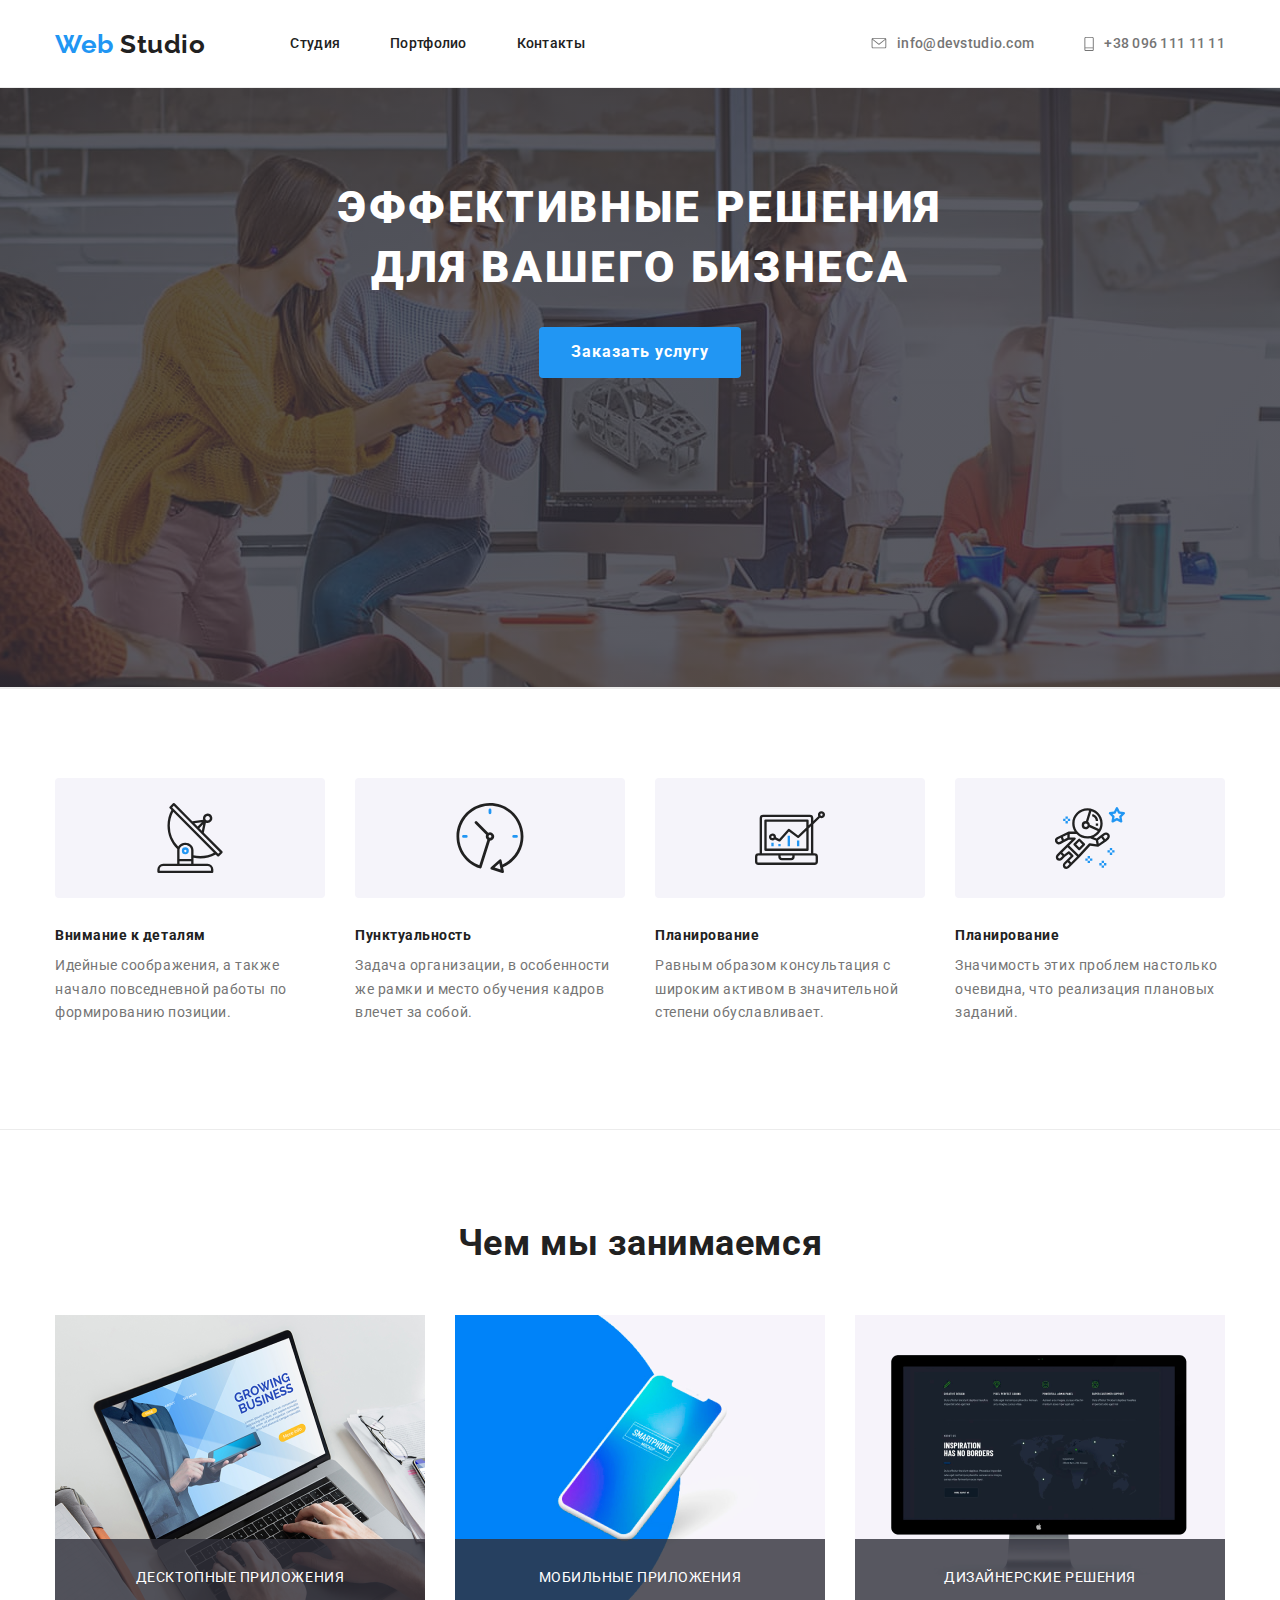
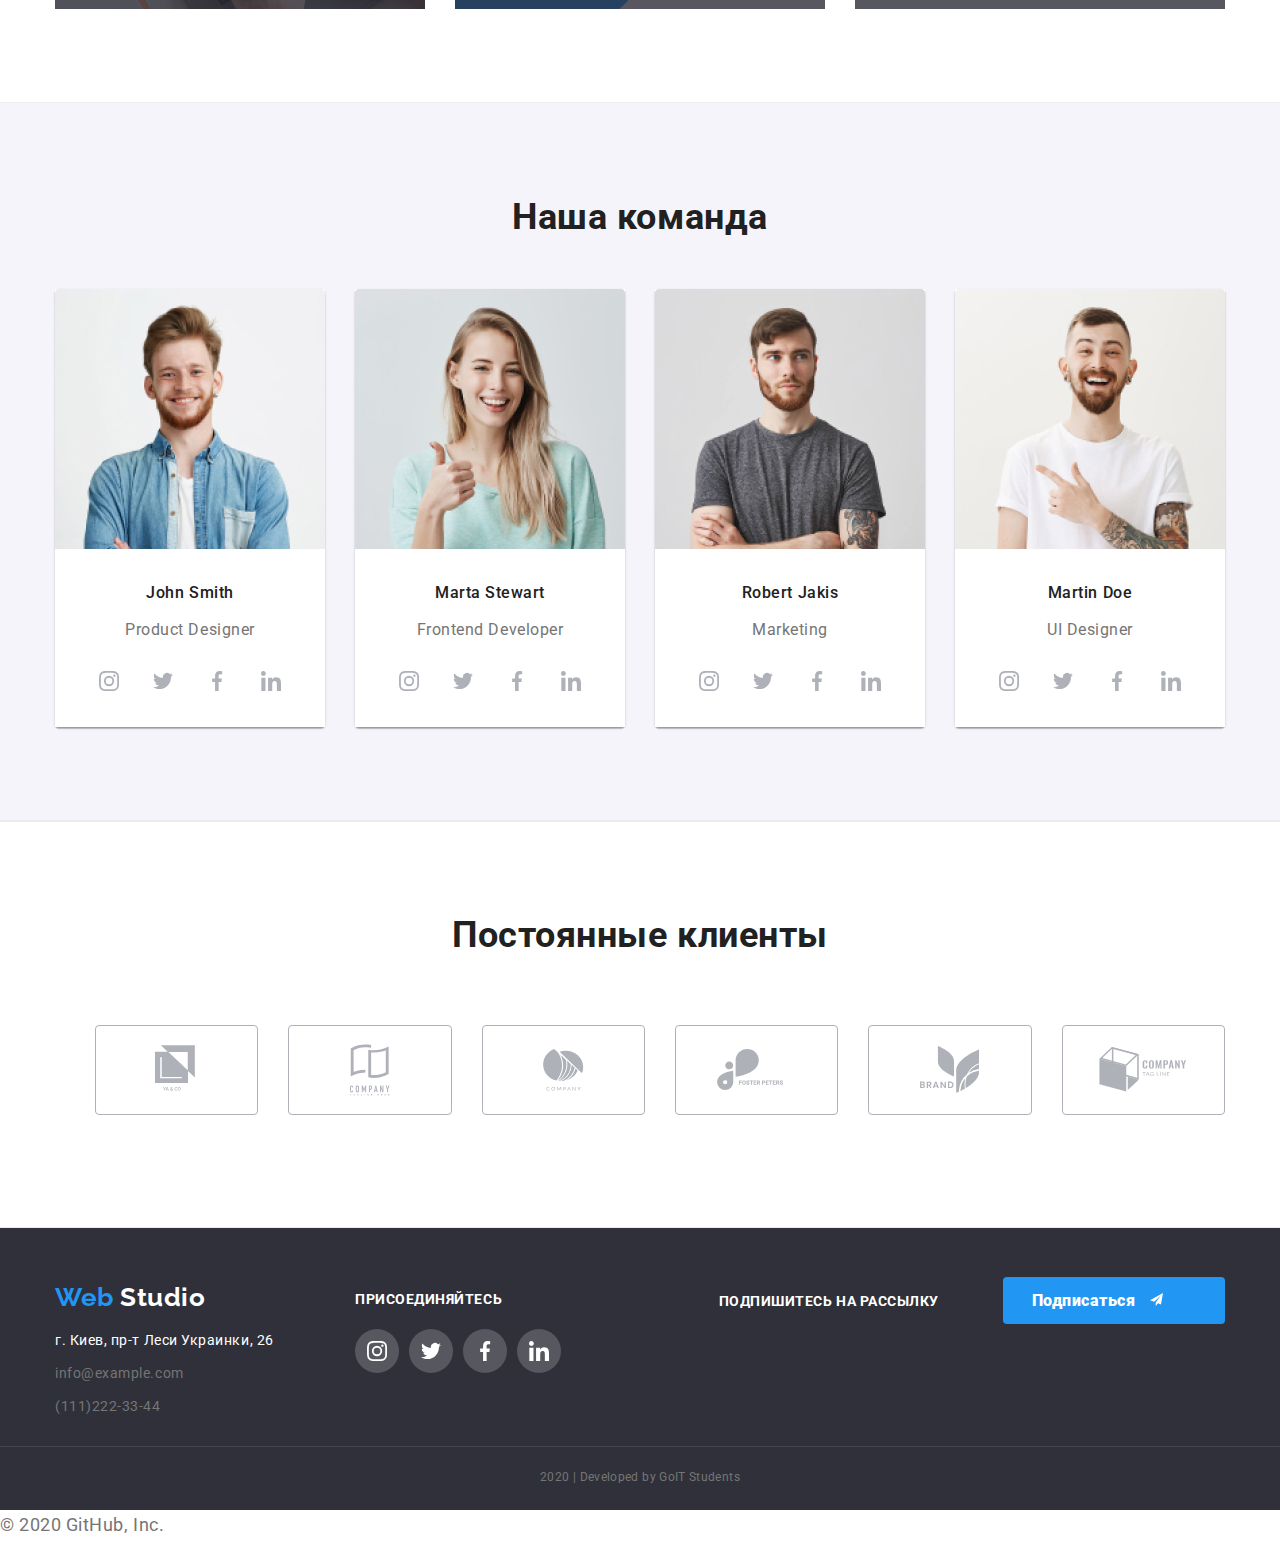
<file: index.html>
<!DOCTYPE html>
<html lang=""ru>
<head>
    <meta charset="UTF-8">
    <meta name="viewport" content="width=device-width, initial-scale=1.0">
    <title>Document</title>
    <link href="https://fonts.googleapis.com/css2?family=Raleway:wght@700&family=Roboto:wght@100;400;700&display=swap"
     rel="stylesheet">
    <link rel="stylesheet" href="https://cdnjs.cloudflare.com/ajax/libs/modern-normalize/0.6.0/modern-normalize.min.css">
    <link rel="stylesheet" href="./css/styles.css">
</head>
<body>
         <!--Шапка сайта -->
   <header class="page-header">
    <div class="container">
        <nav class=" main-nav">
            <a class="logo" href="./index.html">
                <span class="logo-web">Web</span>
                <span class="logo-studio">Studio</span>   
              </a>
            <ul class="site-nav list">
                <li class="nav">
                    <a href="./index.html" class="link">Студия</a></li>
                <li class="nav"> 
                    <a href="./portfolio.html" class="link">Портфолио</a></li>
                <li class="nav">
                    <a href="" class="link">Контакты</a></li>
            </ul>
        </nav> 
            <ul class=" contacts list">
               
                <li class="auth-nav">
                  <svg class="logo-contacts" width="16" height="11">
                    <use href="./images/sprite.svg#envelope"></use>
                  </svg>
                  
                  <a href="" class="link">info@devstudio.com</a></li>
                   
                
                <li class="auth-nav">
                  <svg class="logo-contacts" width="10" height="14">
                    <use href="./images/sprite.svg#phone"></use>
               </svg>
                  <a href="" class="link">+38 096 111 11 11</a></li>
            </ul>
        
    </div>

   </header>
   <main>
       
          <!-- Герой -->
         
        <section class="section hero">
          
            <h1 class="hero-title">эффективные решения <br> для вашего бизнеса</h1>
            <a href="" class="button-hero">Заказать услугу</a>
          
        </section>
  
         <!-- Преимущества -->
   
    <section class="section">
        <div class="container"> 
            <h2 class="heading-title">Наши преимущества</h2>
            <ul class="list">
                <li class="element">
                  <div class="element-logo">
                  <svg class="logo" width="70" height="70">
                    <use href="./images/sprite.svg#antenna"></use>
                  </svg>
                </div>
            
                     <h3 class="section-title">Внимание к деталям</h3>
                    <p class="element-text">Идейные соображения, а также начало повседневной работы по формированию позиции.</p>
                </li>
                <li class="element">
                  <div class="element-logo">
                  <svg class="logo" width="70" height="70">
                    <use href="./images/sprite.svg#clock"></use>
                  </svg>
                </div>
                 
                     <h3 class="section-title">Пунктуальность</h3>
                   <p class="element-text">Задача организации, в особенности же рамки и место обучения кадров влечет за собой.</p>
               </li>
               <li class="element">
                 <div class="element-logo">
                <svg class="logo" width="70" height="70">
                  <use href="./images/sprite.svg#diagram"></use>
                </svg>
               </div>
               
                   <h3 class="section-title">Планирование</h3>
                   <p class="element-text">Равным образом консультация с широким активом в значительной степени обуславливает.</p>
               </li>
               <li class="element">
                 <div class="element-logo">
                <svg class="logo" width="70" height="70">
                  <use href="./images/sprite.svg#astronaut"></use>
                </svg>

               </div>
               
                     <h3 class="section-title">Планирование</h3>
                   <p class="element-text">Значимость этих проблем настолько очевидна, что реализация плановых заданий.</p>
               </li>
            </ul>
        </div>
       
    
        </section>

             <!-- Чем занимаемся -->
          
             
                <section class="feature no-padding">
                    <div class="container">
                        <h2 class="feature-title">Чем мы занимаемся</h2>
                    <ul class="list">
                      <li class="item">
                        <div class="thumb">
                          <img class="item-img"  src="./images/img1.png" alt=""width="370" >
                          <div class="button-thumb">
                            <a href="" class="button primary" >Десктопные приложения</a>
                          </div>
                          
                      </div> 
                        
                        </li>
                      <li class="item">
                        <div class="thumb">
                          <img class="item-img" src="./images/img2.png" alt="" width="370">
                          <div class="button-thumb" >
                            <a href="" class="button primary">Мобильные приложения</a>
                          </div>
                         
                        </div>
                        </li> 
                      <li class="item">
                        <div class="thumb">
                           <img class="item-img" src="./images/img3.png" alt="" width="370">
                           <div class="button-thumb">
                            <a href="" class="button primary">Дизайнерские решения</a>
                           </div>
                           
                          </div>
                        </li> 
                      
                    </ul>
    
        
                    </div>
                
            
        </section>
         <!--Команда  -->
        <section class="section team">
           <div class="container">
            <h2 class="team-title">Наша команда</h2>
            <ul class="list">
                
                <li class="list-team">
                    <img src="./images/img.jpg" alt="" width="270" class="foto">
                    <div class="team-work">
                      <h3 class="team-text">John Smith</h3>
                      <p class="work">Product Designer</p>
  
                  <ul class="list">
                     <div class="container-link">
                      <li class="team">
                          <a href="" class="team-link">
                            <svg class="icon-logo" width="20" height="20">
                              <use href="./images/sprite.svg#instagram"></use>
                            </svg>
                          </a>
                        </li>  
                       <li class="team">
                         <a href="" class="team-link">
                          <svg class="icon-logo" width="20" height="20">
                            <use href="./images/sprite.svg#twitter"></use>
                          </svg>
                         </a>
                       </li>
                       <li class="team">
                         <a href="" class="team-link"> 
                          <svg class="icon-logo" width="20" height="20">
                            <use href="./images/sprite.svg#facebook"></use>
                          </svg>
                         </a>
                       </li>
                       <li class="team">
                          <a href="" class="team-link">
                            <svg class="icon-logo" width="20" height="20">
                              <use href="./images/sprite.svg#linkedin"></use>
                            </svg>
                          </a>
                       </li>
                     </div>
                  </ul>
                    </div>
                   
                  
                </li>
                <li class="list-team">
                    <img src="./images/img(1).jpg" alt="" width="270" class="foto">
                    <div class="team-work">
                    <h3 class="team-text">Marta Stewart</h3>
                    <p class="work">Frontend Developer</p>
         
                    <ul class="list">
                      <div class="container-link">
                       <li class="team">
                           <a href="" class="team-link">
                             <svg class="icon-logo" width="20" height="20">
                               <use href="./images/sprite.svg#instagram"></use>
                             </svg>
                           </a>
                         </li>  
                        <li class="team">
                          <a href="" class="team-link">
                           <svg class="icon-logo" width="20" height="20">
                             <use href="./images/sprite.svg#twitter"></use>
                           </svg>
                          </a>
                        </li>
                        <li class="team">
                          <a href="" class="team-link">
                           <svg class="icon-logo" width="20" height="20">
                             <use href="./images/sprite.svg#facebook"></use>
                           </svg>
                          </a>
                        </li>
                        <li class="team">
                           <a href="" class="team-link">
                             <svg class="icon-logo" width="20" height="20">
                               <use href="./images/sprite.svg#linkedin"></use>
                             </svg>
                           </a>
                        </li>
                      </div>
                   </ul>
                  </div>
                </li>
    
               <li class="list-team">
                   <img src="./images/img(2).jpg" alt="" width="270" class="foto">
                   <div class="team-work">
                   <h3 class="team-text">Robert Jakis</h3>
                   <p class="work">Marketing</p>
                   <ul class="list">
                    <div class="container-link">
                     <li class="team">
                         <a href="" class="team-link">
                          <svg class="icon-logo" width="20" height="20">
                            <use href="./images/sprite.svg#instagram"></use>
                          </svg>
                         </a>
                       </li>  
                      <li class="team">
                        <a href="" class="team-link">
                         <svg class="icon-logo" width="20" height="20">
                           <use href="./images/sprite.svg#twitter"></use>
                         </svg>
                        </a>
                      </li>
                      <li class="team">
                        <a href="" class="team-link">
                         <svg class="icon-logo" width="20" height="20">
                           <use href="./images/sprite.svg#facebook"></use>
                         </svg>
                        </a>
                      </li>
                      <li class="team">
                         <a href="" class="team-link">
                           <svg class="icon-logo" width="20" height="20">
                             <use href="./images/sprite.svg#linkedin"></use>
                           </svg>
                         </a>
                      </li>
                    </div>
                 </ul>
                </div>

               </li>
               <li class="list-team">
                   <img src="./images/img(3).jpg" alt="" width="270" class="foto">
                   <div class="team-work">
                   <h3 class="team-text">Martin Doe</h3>
                   <p class="work">UI Designer</p>
                   <ul class="list">
                    <div class="container-link">
                     <li class="team">
                         <a href="" class="team-link">
                           <svg class="icon-logo" width="20" height="20">
                             <use href="./images/sprite.svg#instagram"></use>
                           </svg>
                         </a>
                       </li>  
                      <li class="team">
                        <a href="" class="team-link">
                         <svg class="icon-logo" width="20" height="20">
                           <use href="./images/sprite.svg#twitter"></use>
                         </svg>
                        </a>
                      </li>
                      <li class="team">
                        <a href="" class="team-link">
                         <svg class="icon-logo" width="20" height="20">
                           <use href="./images/sprite.svg#facebook"></use>
                         </svg>
                        </a>
                      </li>
                      <li class="team">
                         <a href="" class="team-link">
                           <svg class="icon-logo" width="20" height="20">
                             <use href="./images/sprite.svg#linkedin"></use>
                           </svg>
                         </a>
                      </li>
                    </div>
                 </ul>
                </div>
               </li>
               
            </ul>
           </div>

        </section>

        <!-- Постоянные клиенты -->
        <section class="section client">
            <div class="container">   
                <h2 class="client-title">Постоянные клиенты</h2>
                <ul class="brands">
                    <li class="brand">
                        <a href="" class="brand-link">
                          <svg class="brand-icon" width="44" height="49">
                            <use href="./images/sprite.svg#logo1"></use>
                          </svg>
                          
                        </a>
                     
               
                    </li>
                    <li class="brand">
                       <a href="" class="brand-link">
                        <svg class="brand-icon" width="40" height="52">
                          <use href="./images/sprite.svg#logo2"></use>
                        </svg>
                        
                         
                       </a>
                    
              
                   </li>
                   <li class="brand">
                       <a href="" class="brand-link">
                        <svg class="brand-icon" width="41" height="42">
                          <use href="./images/sprite.svg#logo3"></use>
                        </svg>
                        
                       </a>
                    </li>
                   <li class="brand">
                       <a href="" class="brand-link">
                        <svg class="brand-icon" width="79" height="42">
                          <use href="./images/sprite.svg#logo4"></use>
                        </svg>
                        
                       </a>
                    </li>
                   <li class="brand">
                       <a href="" class="brand-link">
                        <svg class="brand-icon" width="59" height="47">
                          <use href="./images/sprite.svg#logo5"></use>
                        </svg>
                        
                       </a>
                    </li>
                   <li class="brand">
                       <a href="" class="brand-link">
                        <svg class="brand-icon" width="88" height="45">
                          <use href="./images/sprite.svg#logo6"></use>
                        </svg>
                        
                       </a>
                    </li>
                   
    
                    
                </ul>

            </div>

         
               
        </section>

   </main>
  <!--футер -->
 
  <footer class="footer-section">
    <div class="container-footer">
        <div class="footer-main">
          <div class="adress">    
      <a class="logo" href="./index.html">
        <span class="logo-web">Web</span> <span class="logo-studio">Studio</span>   
      </a>
    
        <address class="adress-call"> 
            <p class="call">г. Киев, пр-т Леси Украинки, 26</p>
             <ul class="call-list">  
              <li class="call-item"><a href="info@example.com" class="link">info@example.com</a></li>
              <li class="call-item"><a href=" +38 099 111 11 11" class="link">(111)222-33-44</a></li>
              </ul>
            
         </address> 
       </div>
       <div class="social-adress">
            <b class="title-press">присоединяйтесь</b>
            <ul class="social-list">
             <li class="social">
                    <a href="" class="social-link">
                      <svg class="social-icon" width="20" height="20">
                        <use href="./images/sprite.svg#instagram"></use>
                      </svg>
                    </a>
                  </li>  
                 <li class="social">
                   <a href="" class="social-link">
                    <svg class="social-icon" width="20" height="20">
                      <use href="./images/sprite.svg#twitter"></use>
                    </svg>
                   </a>
                 </li>
                 <li class="social">
                   <a href="" class="social-link">
                    <svg class="social-icon" width="20" height="20">
                      <use href="./images/sprite.svg#facebook"></use>
                    </svg>
                   </a>
                 </li>
                 <li class="social" class="social-link">
                    <a href="" class="social-link">
                      <svg class="social-icon" width="20" height="20">
                        <use href="./images/sprite.svg#linkedin"></use>
                      </svg>
                    </a>
                 </li>
         </ul>
       </div>
     
    </div>
   <div class="social-work">
   <b class="title-press"> Подпишитесь на рассылку</b>
    
   </div>
   <div class="press-button">
    <a href="" class="button-footer">Подписаться
       <span>
        <svg class="logo-send" width="13" height="13">
          <use href="./images/icon.send.svg#icon-send"></use>
        </svg>
    </span></a>
   </div>
    
   </div>
  <div class="copyright">
    <p class="authors" lang="en">2020 | Developed by GoIT Students</p>
  </div>
</div>  
    
      </footer>
<!--  <script>
   const { height: pageHeaderHeight } = document
   .querySelector(".page-header")
   .getBoundingClientRect();

   document.body.style.paddingTop = '${pageHeaderHeight}px';
 </script>
   -->

</body>
</html>
© 2020 GitHub, Inc.
</file>
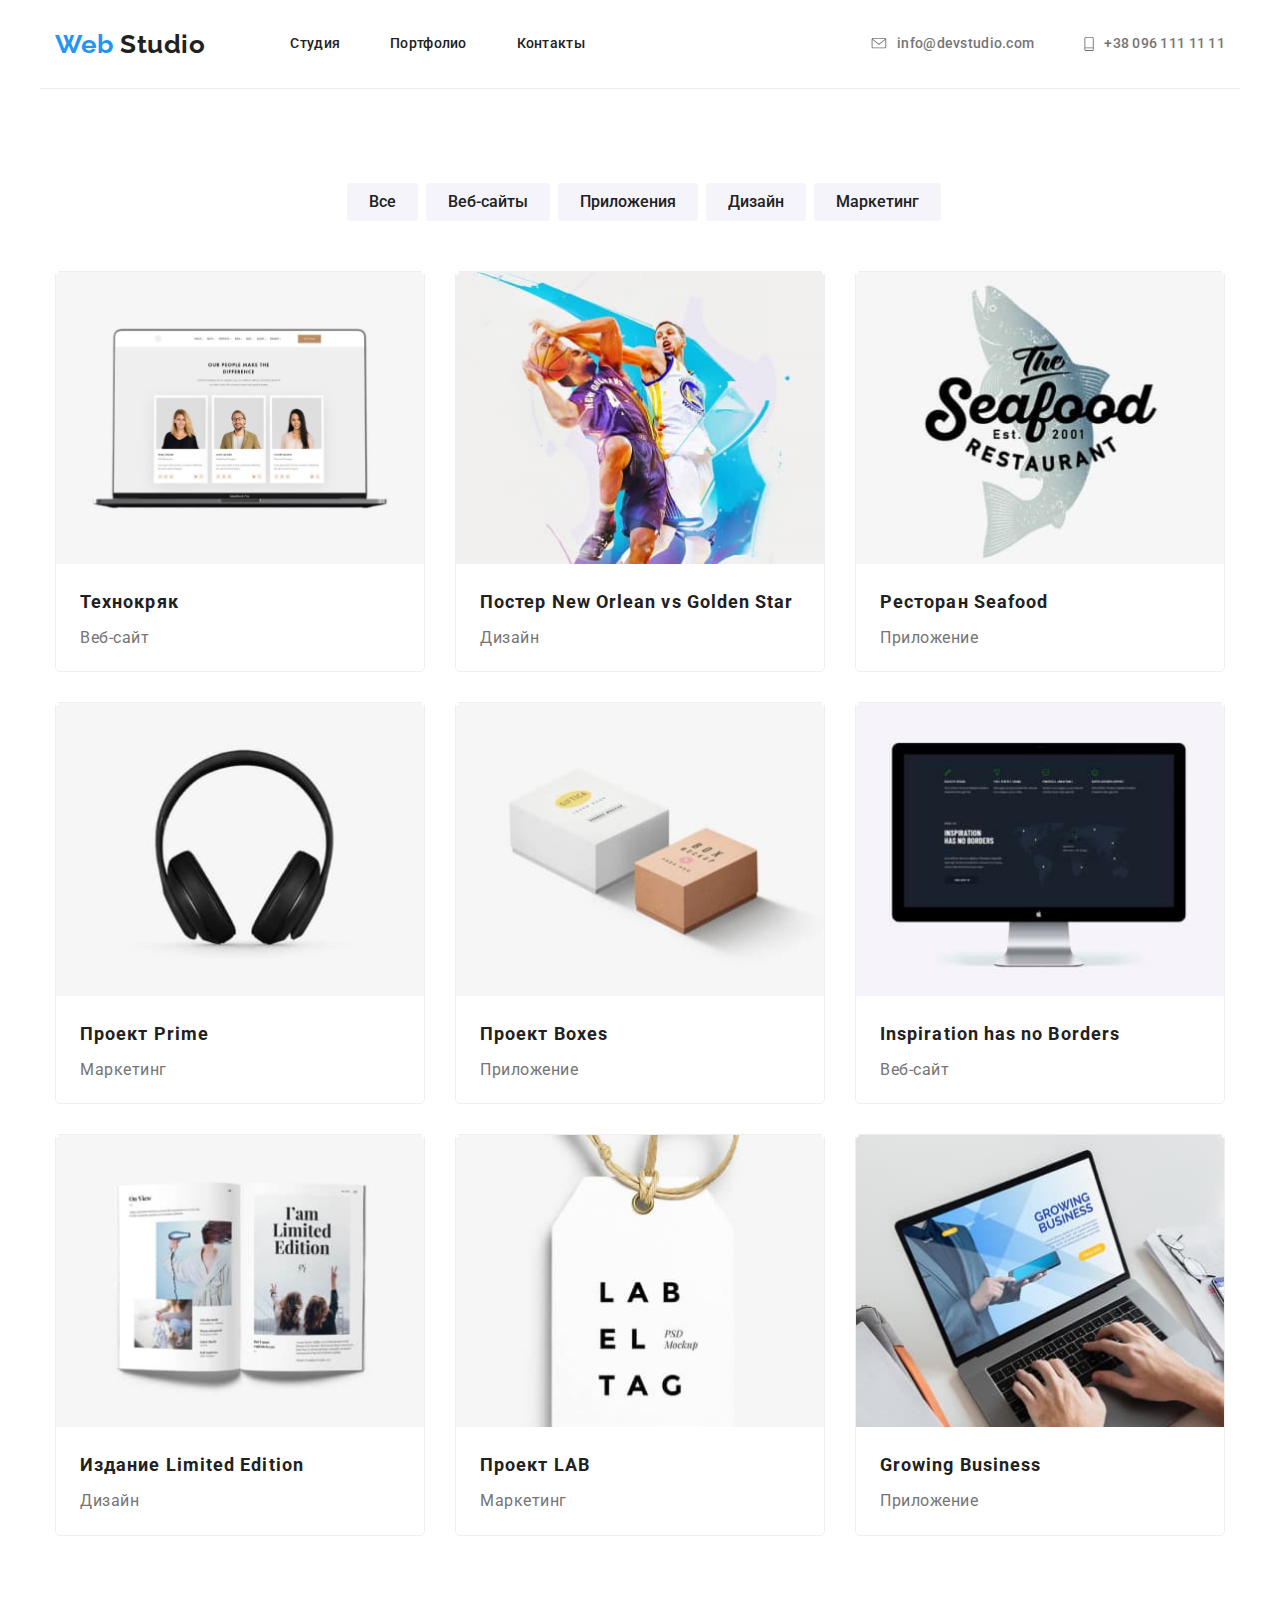
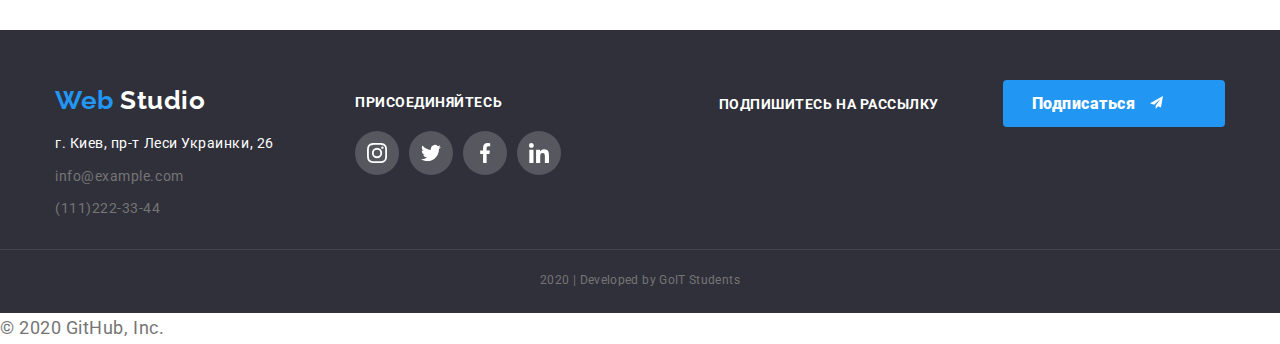
<file: portfolio.html>
<!DOCTYPE html>
<html lang=""ru>
<head>
    <meta charset="UTF-8">
    <meta name="viewport" content="width=device-width, initial-scale=1.0">
    <title>Document</title>
    <link href="https://fonts.googleapis.com/css2?family=Raleway:wght@700&family=Roboto:wght@100;400;700&display=swap"
     rel="stylesheet">
    <link rel="stylesheet" href="https://cdnjs.cloudflare.com/ajax/libs/modern-normalize/0.6.0/modern-normalize.min.css">
    <link rel="stylesheet" href="./css/styles.css">
 
</head>
<body>
    
         <!--Шапка сайта -->
         <header class="page-header">
          <div class="container">
              <nav class=" main-nav">
                  <a class="logo" href="./index.html">
                      <span class="logo-web">Web</span>
                      <span class="logo-studio">Studio</span>   
                    </a>
                  <ul class="site-nav list">
                      <li class="nav">
                          <a href="./index.html" class="link">Студия</a></li>
                      <li class="nav">
                          <a href="./portfolio.html" class="link">Портфолио</a></li>
                      <li class="nav">
                          <a href="" class="link">Контакты</a></li>
                  </ul>
              </nav> 
              <ul class=" contacts list">
               
                <li class="auth-nav">
                  <svg class="logo-contacts" width="16" height="11">
                    <use href="./images/sprite.svg#envelope"></use>
                  </svg>
                  
                  <a href="" class="link">info@devstudio.com</a></li>
                   
                
                <li class="auth-nav">
                  <svg class="logo-contacts" width="10" height="14">
                    <use href="./images/sprite.svg#phone"></use>
               </svg>
                  <a href="" class="link">+38 096 111 11 11</a></li>
            </ul>
              
          </div>
      
         </header>
         <!--Фильтр -->
   
   <main>     
    <section class="contenter">
       <div class="container-portfolio">
        <h1 class="content-title">Фильтр</h1>
        <ul class="content-list">
        <li class="item"><button type="button" class="button-second">Все</button>
        </li>
        <li class="item"><button type="button" class="button-second">Веб-сайты</button>
        </li>
        <li class="item"><button type="button" class="button-second">Приложения</button>
        </li>
        <li class="item"><button type="button" class="button-second">Дизайн</button>
        </li>
        <li class="item"><button type="button" class="button-second">Маркетинг</button>
        </li>
    </ul>
       </div>
    
    
    <!--Контент портфолио -->
    
 <h2 class="content-title">Контент портфолио</h2>
 <div class="container-card">
<ul class="list-card">
      <li class="card">
        
         <a href="" class="card-link">
          <div class="product-thumb">
            <img src="./images/img(5).jpg" alt="" width="370" class="img-foto">
         <div class="thumb-overly">
           <p class="title-text">Технокряк это современная площадка распространения коронавируса. Компании используют эту платформу для цифрового шпионажа и атак на защищённые сервера конкурентов.</p>
          </div>
        </div>
        <h3 class="text-title">Технокряк</h3>
        <p class="content-text">Веб-сайт</p>
         </a>
       </li>
      <li class="card">
          <a href="" class="card-link">
            <div class="product-thumb">
           <img src="./images/img(6).jpg" alt="" width="370" class="img-foto">
           <div class="thumb-overly">
            <p class="title-text">Технокряк это современная площадка распространения коронавируса. Компании используют эту платформу для цифрового шпионажа и атак на защищённые сервера конкурентов.</p>
           </div>
         </div>

           <h3 class="text-title">Постер New Orlean vs Golden Star</h3>
           <p class="content-text">Дизайн</p>
         </a>
       </li>
      <li class="card">
         <a href="" class="card-link">
          <div class="product-thumb">
             <img src="./images/img(7).jpg" alt="" width="370" class="img-foto">
             <div class="thumb-overly">
              <p class="title-text">Технокряк это современная площадка распространения коронавируса. Компании используют эту платформу для цифрового шпионажа и атак на защищённые сервера конкурентов.</p>
             </div>
           </div>

           <h3 class="text-title">Ресторан Seafood</h3>
           <p class="content-text">Приложение</p>
          </a>
       </li>
      <li class="card">
          <a href="" class="card-link">
            <div class="product-thumb">
           <img src="./images/img(8).jpg" alt="" width="370" class="img-foto">
           <div class="thumb-overly">
            <p class="title-text">Технокряк это современная площадка распространения коронавируса. Компании используют эту платформу для цифрового шпионажа и атак на защищённые сервера конкурентов.</p>
           </div>
         </div>
           <h3 class="text-title">Проект Prime</h3>
           <p class="content-text">Маркетинг</p>
          </a>
       </li>
      <li class="card">
          <a href="" class="card-link">
            <div class="product-thumb">
           <img src="./images/img(9).jpg" alt="" width="370" class="img-foto">
           <div class="thumb-overly">
            <p class="title-text">Технокряк это современная площадка распространения коронавируса. Компании используют эту платформу для цифрового шпионажа и атак на защищённые сервера конкурентов.</p>
           </div>
         </div>
           <h3 class="text-title">Проект Boxes</h3>
           <p class="content-text">Приложение</p>
            </a>
       </li>
      <li class="card">
          <a href="" class="card-link">
            <div class="product-thumb">
           <img src="./images/img(10).jpg" alt="" width="370" class="img-foto">
           <div class="thumb-overly">
            <p class="title-text">Технокряк это современная площадка распространения коронавируса. Компании используют эту платформу для цифрового шпионажа и атак на защищённые сервера конкурентов.</p>
           </div>
         </div>
           <h3 class="text-title">Inspiration has no Borders</h3>
           <p class="content-text">Веб-сайт</p>
           </a>
      </li>
      <li class="card">
          <a href="" class="card-link">
            <div class="product-thumb">
           <img src="./images/img(11).jpg" alt="" width="370" class="img-foto">
           <div class="thumb-overly">
            <p class="title-text">Технокряк это современная площадка распространения коронавируса. Компании используют эту платформу для цифрового шпионажа и атак на защищённые сервера конкурентов.</p>
           </div>
         </div>
           <h3 class="text-title">Издание Limited Edition</h3>
           <p class="content-text">Дизайн</p>
           </a>
       </li>
      <li class="card">
          <a href="" class="card-link">
            <div class="product-thumb">
           <img src="./images/img(12).jpg" alt="" width="370" class="img-foto">
           <div class="thumb-overly">
            <p class="title-text">Технокряк это современная площадка распространения коронавируса. Компании используют эту платформу для цифрового шпионажа и атак на защищённые сервера конкурентов.</p>
           </div>
         </div>
           <h3 class="text-title">Проект LAB</h3>
           <p class="content-text">Маркетинг</p>
          </a>
       </li>
      <li class="card">
          <a href="" class="card-link">
            <div class="product-thumb">
            <img src="./images/img(13).jpg" alt="" width="370" class="img-foto">
            <div class="thumb-overly">
              <p class="title-text">Технокряк это современная площадка распространения коронавируса. Компании используют эту платформу для цифрового шпионажа и атак на защищённые сервера конкурентов.</p>
             </div>
           </div>
           <h3 class="text-title">Growing Business</h3>
           <p class="content-text">Приложение</p>
          </a>
           </li>

       </ul>
  </div>
    </section>
      
        
        
    </main>
  
       
     
  <!--футер -->
  <footer class="footer-section">
    <div class="container-footer">
        <div class="footer-main">
          <div class="adress">    
      <a class="logo" href="./index.html">
        <span class="logo-web">Web</span> <span class="logo-studio">Studio</span>   
      </a>
    
        <address class="adress-call"> 
            <p class="call">г. Киев, пр-т Леси Украинки, 26</p>
             <ul class="call-list">  
              <li class="call-item"><a href="info@example.com" class="link">info@example.com</a></li>
              <li class="call-item"><a href=" +38 099 111 11 11" class="link">(111)222-33-44</a></li>
              </ul>
            
         </address> 
       </div>
       <div class="social-adress">
        <b class="title-press">присоединяйтесь</b>
        <ul class="social-list">
         <li class="social">
                <a href="" class="social-link">
                  <svg class="social-icon" width="20" height="20">
                    <use href="./images/sprite.svg#instagram"></use>
                  </svg>
                </a>
              </li>  
             <li class="social">
               <a href="" class="social-link">
                <svg class="social-icon" width="20" height="20">
                  <use href="./images/sprite.svg#twitter"></use>
                </svg>
               </a>
             </li>
             <li class="social">
               <a href="" class="social-link">
                <svg class="social-icon" width="20" height="20">
                  <use href="./images/sprite.svg#facebook"></use>
                </svg>
               </a>
             </li>
             <li class="social" class="social-link">
                <a href="" class="social-link">
                  <svg class="social-icon" width="20" height="20">
                    <use href="./images/sprite.svg#linkedin"></use>
                  </svg>
                </a>
             </li>
     </ul>
   </div>
 
</div>
<div class="social-work">
<b class="title-press"> Подпишитесь на рассылку</b>

</div>
<div class="press-button">
<a href="" class="button-footer">Подписаться
   <span>
    <svg class="logo-send" width="13" height="13">
      <use href="./images/icon.send.svg#icon-send"></use>
    </svg>
</span></a>
</div>

</div>
<div class="copyright">
<p class="authors" lang="en">2020 | Developed by GoIT Students</p>
</div>
</div>  
      </footer>
       

</body>
</html>
© 2020 GitHub, Inc.
</file>
<file: css/styles.css>
/* цвет основного текста #212121 */
/* вторичный цвет текста#757575 */
/* белый цвет текста #FFFFFF */
/* акцент #2196F3 */
/* основной цвет фона #FFFFFF*/
/* вторичный цвет фона #F5F4FA */
/* акцент заливки фона rgba(47, 48, 58, 0.8) */
/* фоновый цвет */
/* цвет строк адреса */
/* цвет рамки */
:root{
    --primary-text-color: #757575;
    --title-text-color:  #212121;
    --accent-color:#2196F3;
    --background-color:#FFFFFF;
    --accent-bg-color: rgba(47, 48, 58, 0.8);
    --background-footer: #2F303A;
    --text-adress-color: rgba(255, 255, 255, 0.6);
    --backgraund-second:#F5F4FA;
    --color-border: #ECECEC;
  }
  html{
      box-sizing: border-box;
  }
   *,
   *::before,
   *::after{
       box-sizing: inherit;
   } 
  
  
  body{
     
    
      background-color: var(--background-color);
      color: var(--primary-text-color);
      font-family: Roboto, sans-serif;
      letter-spacing: 0.03em;
      font-size: 18px;
      line-height: 1.7;
     
  }
  
  
  /*Page header  */
  .page-header {
    
    background-color: var(--background-color);  
  }
  .page-header .container{
      display: flex;
      justify-content: space-between;
      align-items: center;
  }
  .list{
      display: flex;
      padding: 0;
      margin: 0;
      list-style: none;
      
  }
  .link{
       text-decoration: none;
  }
  .logo{
      font-family: Raleway;
      font-weight: bold;
      font-size: 26px;
      line-height: 1,19;
      text-decoration: none;
  }   
    
  .container{
      background-color: var(--background-color);
      margin-left: auto;
      margin-right: auto;
      padding-left: 15px;
      padding-right: 15px;
      width: 1200px;
  }
   
  .logo-web{
  color: var(--accent-color);
  font-size: 26px;
  line-height: 1.2;
  
  }
  .logo-studio{
      color: var(--title-text-color);
  font-size: 26px;
  line-height: 1.2;
  
  }
  .main-nav{
      display: flex;
      align-items: center;
  }
  /* Site-nav */
  .site-nav .link{
      display: block;
     position: relative;
      color: var(--title-text-color);
      font-weight: 500;
  font-size: 14px;
  line-height: 1,14;
  letter-spacing: 0.02em;
  padding-top: 32px;
  padding-bottom: 32px;
  transition-property:  color;
      
  transition-duration: 250ms ;
  transition-timing-function:cubic-bezier(0.4, 0, 0.2, 1); 
         
  }
  .site-nav .link:hover,
  .site-nav .link:focus{
      color: var(--accent-color);
      
  }
 
 .site-nav .link::after{
    display: block;
    position: absolute;
    left: 0;
    bottom: 0;
    content: "" ;
    width: 100%;
    height: 4px;
    background-color: var(--accent-color);
    border-radius: 2px;
    transform: scaleX(0);
    transition-duration: 250ms ;
    transition-timing-function:cubic-bezier(0.4, 0, 0.2, 1); 
           
  
}
.site-nav .link:hover::after{
  transform: scaleX(1);
}


  .site-nav{
      display: flex;
      margin-left: 85px;
  }
  .site-nav .nav+ .nav{
      margin-left: 50px;
    
  }

  
  /* .site-nav .item :not(:last-child){
      margin-right: 50px;
 
  
  
  /* contacts */
  .contacts .link{
      display: block;
      font-weight: 500;
      font-size: 14px;
      line-height: 1,14;
      letter-spacing: 0.02em;
      color: var(--primary-text-color); 
      
      transition-property: color;
      transition-duration: 250ms ;
      transition-timing-function:cubic-bezier(0.4, 0, 0.2, 1); 
               
     
  } 
  .contacts .auth-nav{
      display: flex;
      justify-content: center;
      align-items: center;
      padding-top: 32px;
      padding-bottom: 32px;
  }
  .auth-nav .logo-contacts{
      display: flex;
      margin-right: 10px;
      
      
  }

  .logo-contacts{
    display: block;
    fill: var(--primary-text-color);
    transition-property:fill;
    transition-duration: 250ms;
    transition-timing-function:cubic-bezier(0.4, 0, 0.2, 1); 
    
    
    
  }
  .logo-contacts:hover{
    fill:  var(--accent-color);
  }
  .contacts .link:hover,
  .contacts .link:focus{
      color: var(--accent-color);
  }
  
  .contacts .auth-nav+.auth-nav{
      margin-left: 50px;
      
  }
   
  
  /* hero */
  
  .hero{
      height: 600px;
   
  text-align: center;
  background-color: var(--accent-bg-color);
  margin-left: auto;
  margin-right: auto;
  background-image: linear-gradient( to right, 
  rgba(47, 48, 58, 0.8),
  rgba(47, 48, 58, 0.8)
  ),url(../images/header.jpg);
  background-position: center;
  background-size: cover;
  background-repeat: no-repeat;
   
  }
 
  
  .hero-title{
    margin-bottom: 30px;
    margin-top: 0;
      color: var(--background-color);
      min-width: 696px;      
  font-weight: 900;
  font-size: 44px;
  line-height: 1.36;
  letter-spacing: 0.06em;
  text-transform: uppercase;
  
  }
  
  
  .list{
      display: flex;
      justify-content: space-between; 
  }
  .hero-title .button{
      display: flex;
      align-items: center;
      text-align: center;
      letter-spacing: 0.06em;
      
  }
  .button-hero{
  display: inline-block;
      padding: 10px 32px;
      border-radius: 4px;
      text-decoration: none;
      color: var(--background-color);
      background-color: var(--accent-color);
      min-width: 200px;
    
  font-weight: bold;
  font-size: 16px;
  line-height: 1.9;
  text-align: center;
  letter-spacing: 0.06em;
  }
  
  
  
  /* section  преимущества*/
  .section{
  
    padding-top: 90px;
    padding-bottom: 90px;
    margin: 0;
    outline:  1px solid var(--color-border);
     }
    
  .section-title{
    color: var(--title-text-color); 
    font-weight: bold;
    font-size: 14px;
    line-height: 1.14;
    margin-top: 30px;
    margin-bottom: 0;
    
    }
    .heading-title{
        display: none;
    }
  
  .list .element{
      width:  calc((100% - 90px) /4);
      margin-right: 30px;
  }
  .list .element:last-child{
      margin-right: 0;
  }
   
  .element-logo{
    display: flex;
    justify-content: center;
    align-items: center;
    height: 120px;
    min-width: 270px;
background-color: var(--backgraund-second);
border-radius: 4px;
  }
 
  .element-text{
      margin-top: 10px;
      width: 270px;
      font-size: 14px;
      line-height: 1,7px;
  }
  
  /* чем мы занимаемся */
  .feature.no-padding{
      padding-top: 94px;
      padding-bottom: 94px;
      margin-top: 0;
      margin-bottom: 0;
  }
  .feature-title{
      margin-top: 0;
      margin-bottom: 50px;
      color: var(--title-text-color);
  
      font-weight: bold;
      font-size: 36px;
      line-height: 1.16;
      text-align: center;
      
  }
  
  
  .list .item{
      margin-right: 30px;
  
      width: calc((100% - 60px) /3)
  }
      
  .list .item:last-child{
      margin-right: 0;
  }
  .item-img{
      display: block;
      margin-bottom: 0;
    
  }
  
  .feature .link{
      color: var(--title-text-color);
  }
  
  button{
      font-family: inherit;
  }
  .primary{
      text-decoration: none;
  }
  .button.primary{ 
      display: block;
      min-width: 370px;
      height: 70px;
  font-size: 14px;
  line-height: 1,14;
  text-align: center;
      text-transform: uppercase;
      padding-top: 27px;
      padding-bottom: 27px;
      margin: 0;
  
      color: var(--background-color);
      background-color: var(--accent-bg-color);

    
      
  }
  .thumb{
      position: relative;
      
  }
  .button-thumb{
   position: absolute;
      bottom: 0;
  }
  /* Наша команда */
  
  .team{
      background-color: var(--backgraund-second);
      padding-top: 94px;
      padding-bottom: 94px;
      margin-top: 0;
      margin-bottom: 0;
  
  }
  .team .container{
      background-color: var(--backgraund-second);
  }
  .team-work{
      background-color: var(--background-color);
      border-bottom: 4px;
  }
  .team-title{
      padding: 0;
      margin-top: 0;
      margin-bottom: 50px;
      color: var(--title-text-color); 
      font-weight: 700;
      font-size: 36px;
      line-height: 1.16;
      text-align: center;
  }
  .team-text{
      display: block;
  
     padding-top: 30px;
     margin: 0;
      font-weight: 500;
      font-size: 16px;
      line-height: 1,18;
      text-align: center;
      color: var(--title-text-color);
  }
  .work{
      display: block;
      
      margin-top: 10px;
      margin-bottom: 16px;
      font-size: 16px;
      line-height: 1,18;
      text-align: center;
      color: var(--primary-text-color);
  
  } 
  
  .list-team{
      display: block;
      width: 270px;
      margin-right: 30px;
      margin-left: 0;
    
      
  }
  .list .list-team:last-child{
      margin-right: 0;
  }
  
  .list .list-team{
      box-shadow: 0px 2px 1px rgba(0, 0, 0, 0.2), 0px 1px 1px rgba(0, 0, 0, 0.14), 0px 1px 3px rgba(0, 0, 0, 0.12);
      border-radius: 4px;
      margin-right: 30px;
      width: calc((100% - 90px) /4)
      ba
  }
  
  .list-team .foto{
      display: block;
      max-width: 100%;
      
  }
  .list .team{
      display: block;
      width: 207px;
      padding: 0;
      align-content: center;
      
     
  }
 .team-link{
     display: flex;
     width: 100%;
     height: 100%;
     justify-content: center;
     align-items: center;
    background-color: var(--background-color);
     color:#AFB1B8 ;
     border-radius: 50%;
     transition-property: background-color,color;
     transition-duration: 250ms;
     transition-timing-function:cubic-bezier(0.4, 0, 0.2, 1); 
     
     
 }
  /* Icon-logo */
 .icon-logo{ 
     width: 20;
     height: 20;
     padding: 0;
     fill:currentColor;
    
 }
 .list .team{
      display: flex;
      width: 44px;
      height: 44px;
      margin-right: 10px;
      margin-left: 0; 
      background-color: var(--background-color);
      border-radius: 50%;
      
  }

 .list .team:last-child{
     margin-right: 0;
 }
  
 .team-link:hover,
 .team-link :focus{
   color:var(--background-color);
    background-color: var(--accent-color);
    
}
 .container-link{
      display: flex;
      align-content: center;
      margin-bottom: 24px;
      margin-left: 32px;
      margin-right: 32px;
     
  }
 
  /* Наши клиенты */
  
  .client{
     padding-top: 94px;
     padding-bottom: 94px;
  }
  .client-title{
      padding: 0px;
      margin: 0;
      color: var(--title-text-color);
  
      font-weight: 700;
      font-size: 36px;
      line-height: 1.16;
      text-align: center;
  
  }
  .brands{
    display: flex;
    justify-content: space-between; 
}
   .brand{
      display: flex;
     
      width: 170px;
      height: 90px;
      padding: 0;
      margin-top: 50px;
      
     
  
     
  }

  .brand{
      margin-right: 30px;
  
      width: calc((100% - 150px) /6)
  }
      
  .brand:last-child{
      margin-right: 0;
  }   

  .brand-link{
      display: flex;
     
      justify-content: center;
      background-color: var(--background-color);
      border: 1px solid #AFB1B8;
      border-radius: 4px;
      width: 100%;
      height: 100%;
      text-align: center;
      align-items: center;
      color:#AFB1B8 ; 
      transition-property:   background-color,color,  border;
      transition-duration: 250ms;
      transition-timing-function:cubic-bezier(0.4, 0, 0.2, 1); 
      
  }
  .brand-icon{
      fill:currentColor;
  }
 
    .brand-link:hover,
    .brand-link:focus{
        background-color: var(--background-color);
        color: var(--accent-color);    
        border:1px solid var(--accent-color);
    
  }
  /* адресс */
  footer{
    background-color:  var(--background-footer);
  }
  .container-footer{
      margin-left: auto;
      margin-right: auto;
      padding-left: 15px;
      padding-right: 15px;
      width: 1200px;
      display: flex;
      align-items: baseline;
      justify-content: space-between;
      background-color: var(--background-footer);
  }
  .footer-main .adress{
      display: block;
      padding-top: 48px;
      padding-bottom: 28px;
      margin: 0;
  }
  
  .footer .logo-studio{
      color: var(--background-color);
  font-size: 26px;
  line-height: 1.2;
  margin: 0;
  
  }
  
  .adress{
  color: var(--background-color);
  font-size: 14px;
  line-height: 1.7;
  
  }
  .adress .link:hover,
  .adress .link:focus{
      color: var(--background-color);
  }
  .adress .contacts{
      color: var(--text-adress-color);
  font-size: 14px;
  line-height: 1.4;
  
  }
  
  .social-list .social{
    display: flex;
    width: 44px;
    height: 44px;
    justify-content: center;
    align-items: center;
    margin-right: 10px;
    margin-left: 0; 
    background-color: rgba(255, 255, 255, 0.1);;
    border-radius: 50%;
}
.social-link{
    display: flex;
    
    width: 100%;
    height:100%;
    justify-content: center;
    align-items: center;
    background: rgba(255, 255, 255, 0.1);
    color:var(--background-color);
    border-radius: 50%;
  transition-property: background-color;  
  transition-duration: 250ms ;
  transition-timing-function:cubic-bezier(0.4, 0, 0.2, 1); 
         

}


.social :hover,
.social :focus{
    background-color:var(--accent-color);
    }


.social-icon{
    width: 20px;
    height: 20px;
    padding: 0;
    fill: currentColor;
}

  .button-footer{
      display: inline-block;
      padding-top: 10px;
      padding-bottom: 10px;
      padding-left: 29px;
      padding-right: 62px;
      min-width: 200px;
      font-weight: 900;
      font-size: 16px;
      line-height: 1,87;
      border-radius: 4px;
      text-decoration: none;
      color: var(--background-color);
      background-color: var(--accent-color);
     
      
  }
  .logo-send{
      width: 13px;
      height: 13px;
      margin-left: 10px;
  }
  .footer-main {
      display: flex;
      padding: 0;
      margin: 0;   
  }
  .footer-section .logo-studio{
      color: var(--background-color);
  }
  .adress .adress-call{
      display: block;
      margin: 0;
  }
  .adress-call{
      display: block;
      width: 231px;
      font-style: normal;
  font-weight: normal;
  font-size: 14px;
  line-height: 1,7;
  
  }
  .call{
      margin-top: 10px;
      margin-bottom: 0;
  }
  .call-list{
      margin: 0;
      font-style: normal;
      font-weight: normal;
      font-size: 14px;
      line-height: 1,7;
      
  }
  .call-list .call-item{
      display: block;
      margin-top: 9px;
      margin-bottom: 0; 
      
  }
  .title-press{
      display: inline-block;
      margin-bottom: 21px;
      margin-top: 0;
      align-items: center;
      color: var(--background-color);
      font-weight: bold;
  font-size: 14px;
  line-height:1.14;
  text-transform: uppercase;
  }
  
  
  .social-adress{
      display: block;
      margin-left: 69px;
      padding-top: 56px;
      padding-bottom: 21px;
  }
  .social-list{
      display: flex;
      margin: 0;
      padding: 0; 
  
  text-decoration: none;
  }
  .social{
      display: flex;
      margin-top: 0;
      margin-right: 39px;
      margin-left: 0;
      list-style: none;
      justify-content: center;
      color: var(--background-color);
      background-color: var(--background-footer);
  }
  .social-list .social:last-child{
      margin-right: 0;
  }
  .social-work{
      display: inline-block;
      margin-left: 94px;
      padding-top: 56px;
      
  }
  
  .call-list .link{
      display: block;
      color: var(--primary-text-color);   
      
  }
  .call-list{
      padding: 0;
      list-style: none;
  }
  .copyright {
      display: flex;
      justify-content: center;
      border-top: 1px solid rgba(255, 255, 255, 0.1);
    }
    .authors {
      margin-top: 0px;
      margin-bottom: 0px;
      padding-top: 18px;
      padding-bottom: 21px;
    
      color: var(--authors-string-color);
    
      font-weight: 400;
      font-size: 12px;
      line-height: 2;
      letter-spacing: 0.03em;
    
      text-align: center;
    }
  /* сервис*/
  
  .container-portfolio{
     
      border-top: 1px solid #ECECEC;
  }
  
  .container-portfolio{
      width: 1200px;
      padding-left: 15px;
      padding-right: 15px;
      margin-right: auto;
      margin-left: auto;
      padding-top: 94px;
      padding-bottom: 0;
      
  }
  .content-title{
      display: none;
  }
  .list-card .card{
      display:block ;
      width: 370px;
  }
  
  .list-card{
      display: flex;
      flex-wrap: wrap;
      margin: 0;
      padding: 0;
      list-style: none;
     text-decoration: none;
  }
  .list-card .card{
      margin-right: 30px;
      margin-bottom: 30px;
      width: calc((100% - 60px) /3)
  }
  .img-foto{
      display: block;
      max-width: 100%;
      height: auto;
  }
   .container-card{
      width: 1200px;
      padding-left: 15px;
      padding-right: 15px;
      padding-top: 0;
      padding-bottom: 94px;
      margin-right: auto;
      margin-left: auto;
    
   }   
  
   .card{ 
      display: flex;
      width: 370px; 
      justify-content:center;
      align-items: center;
      margin-right: 30px;
      margin-bottom: 30px;
      border: 1px solid #EEEEEE;
      border-radius: 5px;
      
      
   }   
 .list-card .card:hover{
    box-shadow: 1px 4px 6px rgba(0, 0, 0, 0.16), 0px 4px 4px rgba(0, 0, 0, 0.06), 0px 1px 1px rgba(0, 0, 0, 0.12);
 }
  .card:nth-child(3n){
      margin-right: 0;
  }
  .card:nth-last-child(-n + 3){
     margin-bottom: 0; 
  }
  
  
  .text-title{
      color: var(--title-text-color);
      
  }
  .title-text{
      display: block;
      margin: 0;
      padding: 0;   
  
    font-style: normal;
    font-weight: normal;
    font-size: 18px;
    line-height: 1,5;
    color: var(--background-color);
  }

    

  .product-thumb{
      display: block;
      position: relative;
      overflow: hidden;
  }

  .thumb-overly{
      opacity: 0;
  }
  .thumb-overly{
      display: block;
      position: absolute;
      top: 0;
      left: 0;
     padding: 63px 24px;
      margin: 0;
      height: 294px;
      width: 370px;
background: rgba(33, 150, 243, 0.9);
transform: translateY(100%);
transition-duration: 250ms ;
transition-timing-function:cubic-bezier(0.4, 0, 0.2, 1); 
      
  }
.card-link:hover .thumb-overly{
   transform: translateY(0) ;
   opacity: 1;
}

  .button-second{
      display: inline-block;
    
      justify-content: center;
      min-width: 29px;
      height: 38px;
      padding: 6px 22px;
      border-radius: 4px;
      color: var(--title-text-color);
      background-color: var(--backgraund-second);
      border: var(--primary-text-color);
      text-align: center;
      font-weight: 500;
  font-size: 16px;
  line-height: 1,62;
  transition-property: background-color, color, border ;
  transition-duration: 250ms;
  transition-timing-function: cubic-bezier(0.4, 0, 0.2, 1);
 

  }

  
  .button-second:hover,
  .button-second:focus{
      color: var(--background-color);
      background-color: var(--accent-color);
  }
  
  .content-list{
      display: flex;
      align-items: center;
      justify-content: center;
      list-style: none;
      margin-top: 0;
      margin-bottom:50px;
      padding: 0;
  }
  .content-list .item{
      margin-left: 8px;
  }
  
  /*  контент*/
  .content-title{
      color: var(--title-text-color);
      
      font-weight: 700;
      font-size: 18px;
      line-height: 2;
      /* identical to box height, or 200% */
      
      letter-spacing: 0.06em;
  
  }
  .card-link{
      text-decoration: none;
  }
  .content .title{
  font-size: 16px;
  line-height: 1.9;
  
  }
  
  .content-text{
      color: var(--primary-text-color);
  }
  .text-title{ 
  display: flex;
  margin-top: 20px;
  margin-bottom: 0;
  padding-left: 24px;
  padding-right: 24px;
  font-weight: bold;
  font-size: 18px;
  line-height: 2;
  letter-spacing: 0.06em;
  
  }
  .content-text{
  display: block;
  margin-top: 4px;
  margin-bottom: 20px;
  padding-left: 24px;
  padding-right: 24px;
  font-style: normal;
  font-weight: normal;
  font-size: 16px;
  line-height: 1,87;
  /* identical to box height, or 187% */
  
  }
</file>
